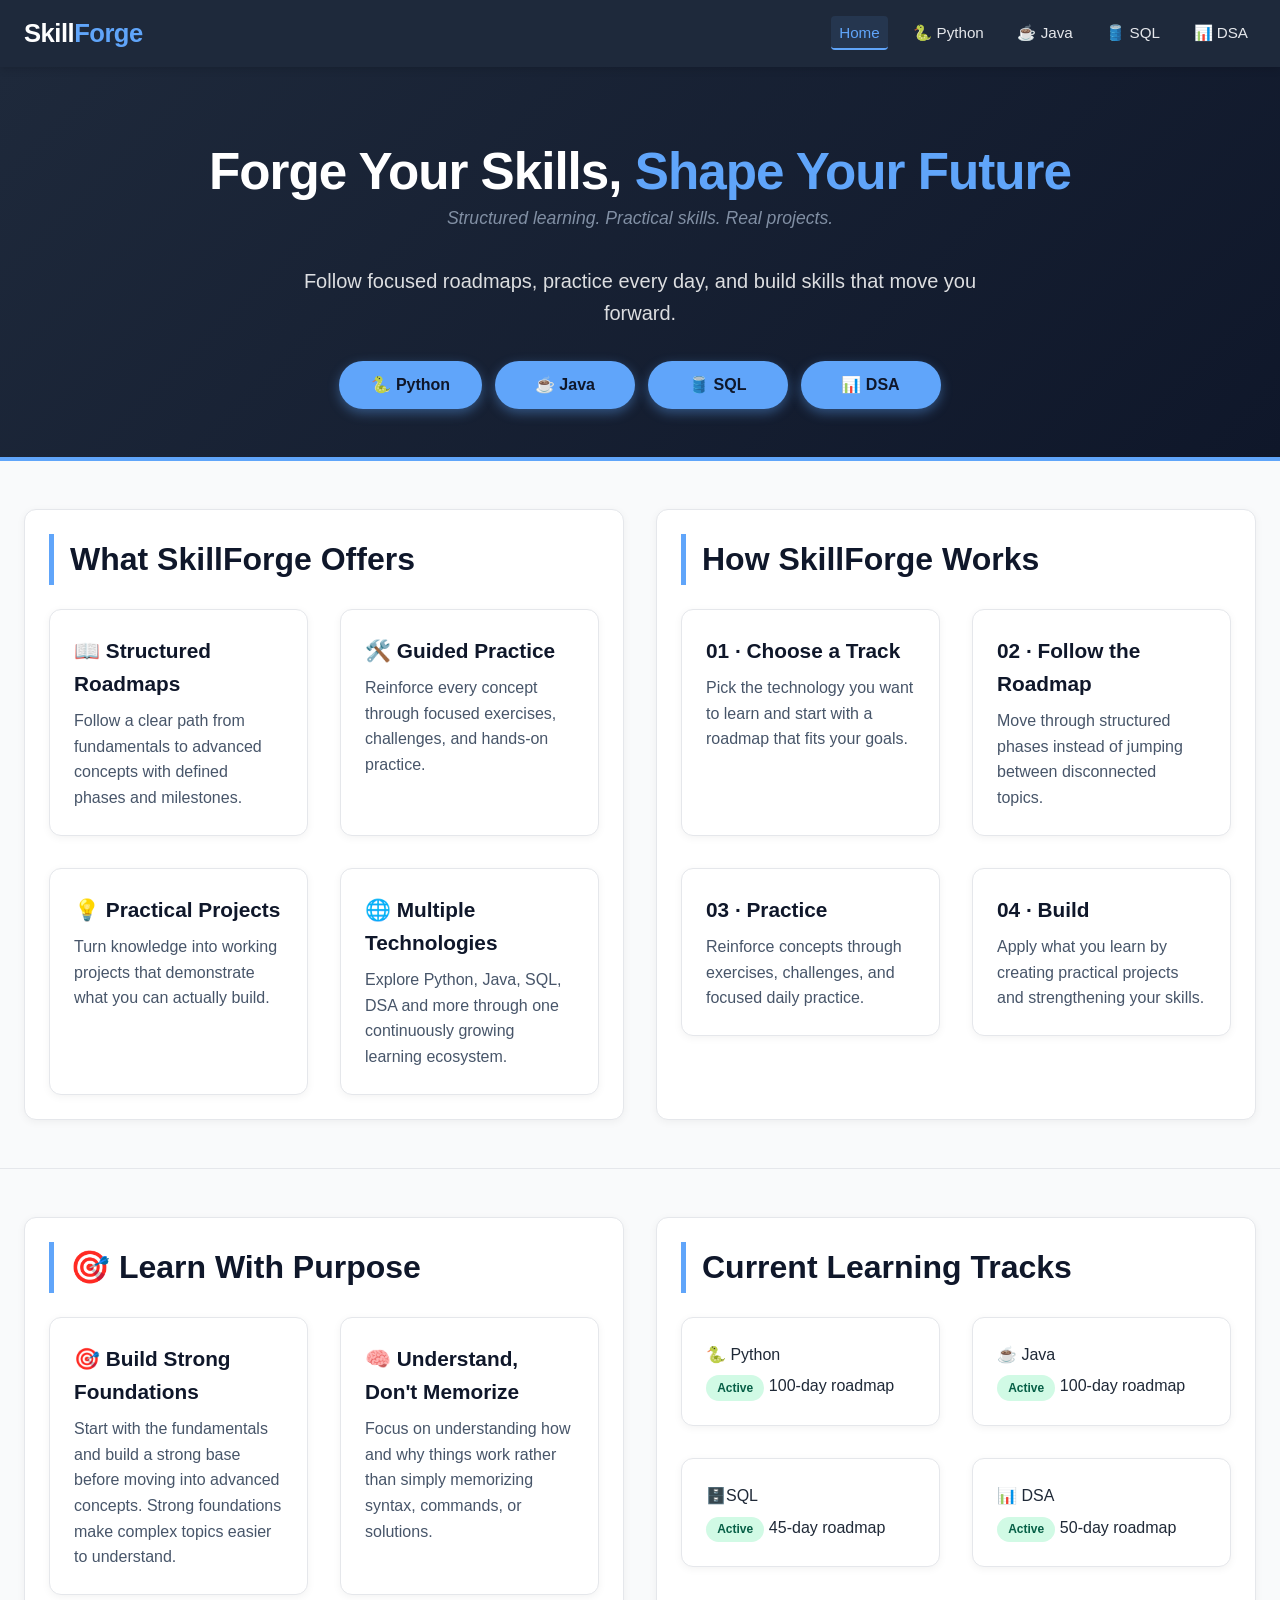
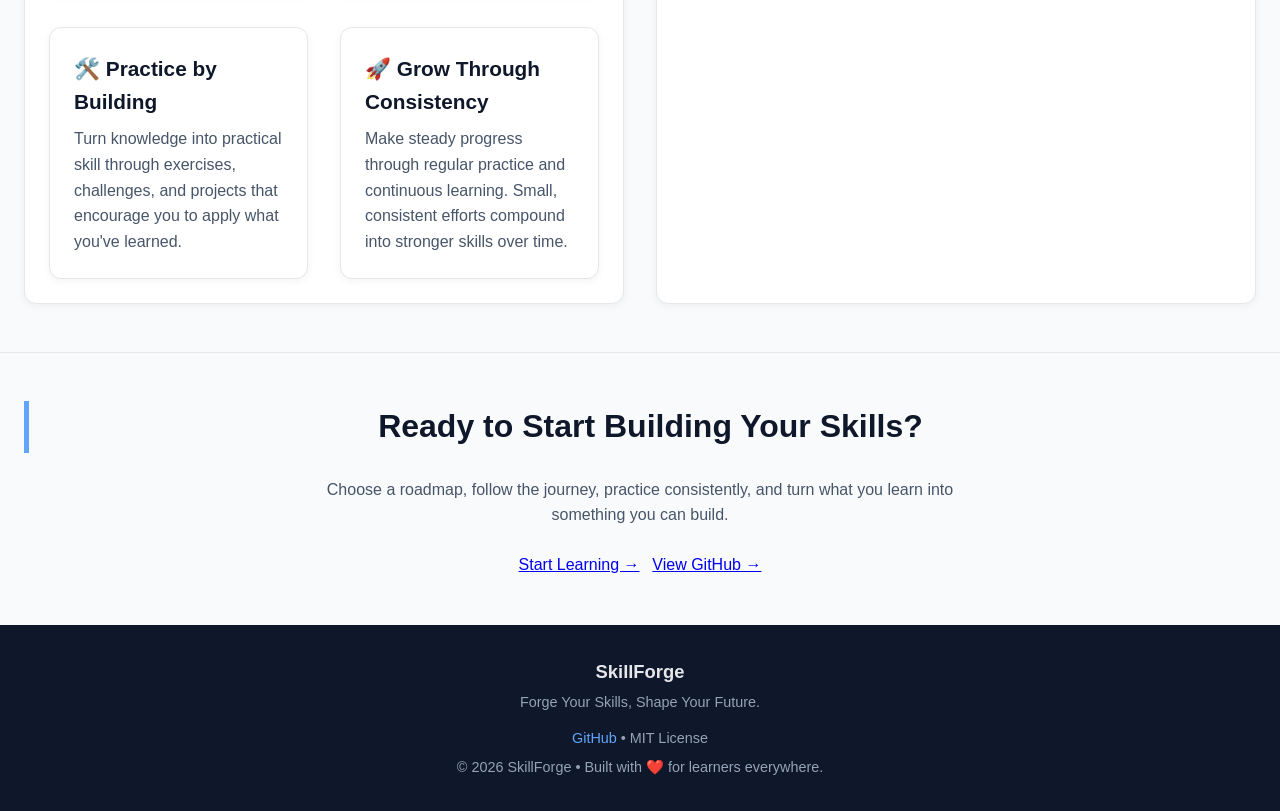
<file: index.html>
<!DOCTYPE html>
<html lang="en">

<head>
    <meta charset="UTF-8"/>
    <meta name="viewport" content="width=device-width, initial-scale=1.0"/>

    <meta name="description"
          content="SkillForge provides structured, phase-based learning roadmaps for Python, Java, SQL, DSA and more."/>

    <meta name="theme-color" content="#0f172a"/>

    <title>SkillForge – Forge Your Skills, Shape Your Future</title>

    <!-- Existing shared CSS – no CSS changes required -->
    <link rel="stylesheet" href="assets/css/style.css"/>
</head>

<body>

<!-- =========================================================
     HEADER
     UPDATED:
     - Cleaner navigation structure.
     - Uses the existing .nav and .nav-links styles.
     - Added Home link for easier navigation.
========================================================= -->

<header>
    <div class="container nav">

        <div class="logo">
            Skill<span>Forge</span>
        </div>

        <nav class="nav-links" aria-label="Primary navigation">
            <a href="/" class="active">Home</a>
            <a href="/python-roadmap/">🐍 Python</a>
            <a href="/java-roadmap/">☕ Java</a>
            <a href="/sql-roadmap/">🛢️ SQL</a>
            <a href="/dsa-roadmap/">📊 DSA</a>
        </nav>

    </div>
</header>


<main>
    <section class="hero">
        <div class="container">
            <h1>
                Forge Your Skills,
                <span>Shape Your Future</span>
            </h1>
            <p class="tagline">
                Structured learning. Practical skills. Real projects.
            </p>
            <p>
                Follow focused roadmaps, practice every day, and build
                skills that move you forward.
            </p>
            <div class="hero-buttons">
                <a href="/python-roadmap/" class="btn">
                    🐍 Python
                </a>
                <a href="/java-roadmap/" class="btn">
                    ☕ Java
                </a>
                <a href="/sql-roadmap/" class="btn">
                    🛢️ SQL
                </a>
                <a href="/dsa-roadmap/" class="btn">
                    📊 DSA
                </a>
            </div>

        </div>
    </section>
    <section>
        <div class="container">
            <div class="grid-2">
                <div class="card">
                    <h2>What SkillForge Offers</h2>
                    <div class="grid-2">
                        <div class="card">
                            <h3>📖 Structured Roadmaps</h3>
                            <p>
                                Follow a clear path from fundamentals to advanced concepts
                                with defined phases and milestones.
                            </p>
                        </div>
                        <div class="card">
                            <h3>🛠️ Guided Practice</h3>
                            <p>
                                Reinforce every concept through focused exercises,
                                challenges, and hands-on practice.
                            </p>
                        </div>
                        <div class="card">
                            <h3>💡 Practical Projects</h3>
                            <p>
                                Turn knowledge into working projects that demonstrate
                                what you can actually build.
                            </p>
                        </div>
                        <div class="card">
                            <h3>🌐 Multiple Technologies</h3>
                            <p>
                                Explore Python, Java, SQL, DSA and more through one
                                continuously growing learning ecosystem.
                            </p>
                        </div>
                    </div>

                </div>

                <div class="card">

                    <h2>How SkillForge Works</h2>

                    <div class="grid-2">

                        <div class="card">
                            <h3>01 · Choose a Track</h3>
                            <p>
                                Pick the technology you want to learn and
                                start with a roadmap that fits your goals.
                            </p>
                        </div>

                        <div class="card">
                            <h3>02 · Follow the Roadmap</h3>
                            <p>
                                Move through structured phases instead of
                                jumping between disconnected topics.
                            </p>
                        </div>

                        <div class="card">
                            <h3>03 · Practice</h3>
                            <p>
                                Reinforce concepts through exercises,
                                challenges, and focused daily practice.
                            </p>
                        </div>

                        <div class="card">
                            <h3>04 · Build</h3>
                            <p>
                                Apply what you learn by creating practical
                                projects and strengthening your skills.
                            </p>
                        </div>

                    </div>

                </div>
            </div>
        </div>
    </section>
    <section>
        <div class="container">
            <div class="grid-2">
                <div class="card">
                    <h2>🎯 Learn With Purpose</h2>
                    <div class="grid-2">
                        <div class="card">
                            <h3>🎯 Build Strong Foundations</h3>
                            <p>
                                Start with the fundamentals and build a strong base
                                before moving into advanced concepts. Strong foundations
                                make complex topics easier to understand.
                            </p>
                        </div>
                        <div class="card">
                            <h3>🧠 Understand, Don't Memorize</h3>
                            <p>
                                Focus on understanding how and why things work rather
                                than simply memorizing syntax, commands, or solutions.
                            </p>
                        </div>
                        <div class="card">
                            <h3>🛠️ Practice by Building</h3>
                            <p>
                                Turn knowledge into practical skill through exercises,
                                challenges, and projects that encourage you to apply
                                what you've learned.
                            </p>
                        </div>
                        <div class="card">
                            <h3>🚀 Grow Through Consistency</h3>
                            <p>
                                Make steady progress through regular practice and
                                continuous learning. Small, consistent efforts compound
                                into stronger skills over time.
                            </p>
                        </div>
                    </div>
                </div>
                <div class="card">
                    <h2>Current Learning Tracks</h2>
                    <div class="grid-2">
                        <div class="card">
                            <a href="/python-roadmap/" style="text-decoration:none; color:inherit;">
                                <div class="icon">🐍 Python</div>
                                <div class="status">
                                    <span class="badge active">Active</span>
                                    100-day roadmap
                                </div>
                            </a>
                        </div>
                        <div class="card">
                            <a href="/java-roadmap/"
                               style="text-decoration:none; color:inherit;">
                                <div class="icon">☕ Java</div>
                                <div class="status">
                                    <span class="badge active">Active</span>
                                    100-day roadmap
                                </div>
                            </a>
                        </div>
                        <div class="card">
                            <a href="/sql-roadmap/" style="text-decoration:none; color:inherit;">
                                <div class="icon">🗄️SQL</div>
                                <div class="status">
                                    <span class="badge active">Active</span>
                                    45-day roadmap
                                </div>
                            </a>
                        </div>
                        <div class="card">
                            <a href="/dsa-roadmap/" style="text-decoration:none; color:inherit;">
                                <div class="icon">📊 DSA </div>
                                <div class="status">
                                    <span class="badge active">Active</span>
                                    50-day roadmap
                                </div>
                            </a>
                        </div>
                    </div>
                </div>
            </div>
        </div>
    </section>
    <section>

        <div class="container" style="text-align:center;">

            <h2>Ready to Start Building Your Skills?</h2>

            <p style="
                max-width:700px;
                margin:0 auto 1.5rem;
                color:#475569;
            ">
                Choose a roadmap, follow the journey, practice consistently,
                and turn what you learn into something you can build.
            </p>

            <div class="hero-buttons">

                <a href="/python-roadmap/" class="btn">
                    Start Learning →
                </a>

                <a
                        href="https://github.com/manojsatna31/skill-forge-learning"
                        target="_blank"
                        rel="noopener noreferrer"
                        class="btn">
                    View GitHub →
                </a>

            </div>

        </div>

    </section>

</main>
<footer>
    <div class="container">
        <p style="
            font-size:1.15rem;
            font-weight:600;
            color:#e5e7eb;
        ">
            SkillForge
        </p>
        <p style="
            margin-top:0.25rem;
            color:#94a3b8;
        ">
            Forge Your Skills, Shape Your Future.
        </p>
        <p style="margin-top:0.8rem;">
            <a
                    href="https://github.com/manojsatna31/skill-forge-learning"
                    target="_blank"
                    rel="noopener noreferrer">
                GitHub
            </a>
            &bull;
            <span>
                MIT License
            </span>
        </p>
        <p style="margin-top:0.4rem;">
            &copy; 2026 SkillForge &bull; Built with ❤️ for learners everywhere.
        </p>
    </div>
</footer>

</body>

</html>
</file>
<file: assets/css/style.css>
/*
  Landing page styles
  Used by: index.html and the homepage sections.
*/

/* --- Global reset and base styles --- */
* {
    margin: 0;
    padding: 0;
    box-sizing: border-box;
}

body {
    font-family: 'Segoe UI', Tahoma, Geneva, Verdana, sans-serif;
    background: #f9fafb;
    color: #1f2937;
    line-height: 1.6;
}

.container {
    max-width: 1800px;
    margin: 0 auto;
    padding: 0 1.5rem;
}

/* --- Header and navigation --- */
header {
    background: #1e293b;
    color: #fff;
    padding: 0.8rem 0;
    position: sticky;
    top: 0;
    z-index: 100;
    box-shadow: 0 2px 8px rgba(0, 0, 0, 0.15);
}

.nav {
    display: flex;
    justify-content: space-between;
    align-items: center;
    flex-wrap: wrap;
    gap: 0.5rem;
}

.nav .logo {
    font-size: 1.6rem;
    font-weight: 700;
    letter-spacing: -0.5px;
}

.nav .logo span {
    color: #60a5fa;
}

.nav-links {
    display: flex;
    align-items: center;
    gap: 0.3rem;
    flex-wrap: wrap;
}

.nav-links a {
    color: #e5e7eb;
    text-decoration: none;
    margin-left: 0.8rem;
    font-weight: 500;
    font-size: 0.95rem;
    transition: color 0.2s ease;
    padding: 0.3rem 0.5rem;
    border-radius: 4px;
}

.nav-links a:hover,
.nav-links a.active {
    color: #60a5fa;
    background: rgba(96, 165, 250, 0.1);
}

.nav-links a.active {
    border-bottom: 2px solid #60a5fa;
    padding-bottom: 0.2rem;
}

/* --- Hero section --- */
.hero {
    background: linear-gradient(135deg, #1e293b 0%, #0f172a 100%);
    color: #fff;
    padding: 4rem 0 3rem;
    text-align: center;
    border-bottom: 4px solid #60a5fa;
}

.hero h1 {
    font-size: 3.2rem;
    font-weight: 800;
    letter-spacing: -1px;
}

.hero h1 span {
    color: #60a5fa;
}

.hero p {
    font-size: 1.25rem;
    max-width: 700px;
    margin: 1rem auto 2rem;
    opacity: 0.85;
}

.hero .tagline {
    font-size: 1.1rem;
    font-weight: 300;
    font-style: italic;
    color: #94a3b8;
    margin-top: -0.5rem;
}

.hero-buttons {
    display: flex;
    flex-wrap: wrap;
    justify-content: center;
    gap: 0.8rem;
    margin-top: 1rem;
}

.hero .btn {
    display: inline-block;
    background: #60a5fa;
    color: #0f172a;
    padding: 0.7rem 2rem;
    border-radius: 40px;
    font-weight: 700;
    font-size: 1rem;
    text-decoration: none;
    transition: all 0.3s ease;
    box-shadow: 0 4px 12px rgba(96, 165, 250, 0.4);
    min-width: 140px;
}

.hero .btn:hover {
    background: #93bbfc;
    transform: translateY(-3px);
    box-shadow: 0 8px 20px rgba(96, 165, 250, 0.5);
}

/* --- Content sections and cards --- */
section {
    padding: 3rem 0;
    border-bottom: 1px solid #e5e7eb;
}

section:last-of-type {
    border-bottom: none;
}

h2 {
    font-size: 2rem;
    margin-bottom: 1.5rem;
    color: #0f172a;
    border-left: 5px solid #60a5fa;
    padding-left: 1rem;
}

.grid-2 {
    display: grid;
    grid-template-columns: 1fr 1fr;
    gap: 2rem;
}
.grid-3 {
    display: grid;
    grid-template-columns: repeat(3, minmax(0, 1fr));
    gap: 2rem;
}

.highlight-card {
    position: relative;
    background: #ffffff;
    border: 1px solid #e5e7eb;
    border-radius: 16px;
    padding: 1.8rem;
    box-shadow: 0 4px 12px rgba(15, 23, 42, 0.05);
    transition: transform 0.25s ease, box-shadow 0.25s ease,
    border-color 0.25s ease;
    overflow: hidden;
}

.highlight-card::before {
    content: "";
    position: absolute;
    top: 0;
    left: 0;
    right: 0;
    height: 4px;
    background: #60a5fa;
}

.highlight-card:hover {
    transform: translateY(-6px);
    box-shadow: 0 14px 30px rgba(15, 23, 42, 0.10);
    border-color: #bfdbfe;
}

.highlight-icon {
    font-size: 2.2rem;
    margin-bottom: 0.8rem;
}

.highlight-card h3 {
    font-size: 1.35rem;
    color: #0f172a;
    margin-bottom: 0.6rem;
}

.highlight-card > p {
    color: #475569;
    font-size: 0.95rem;
    margin-bottom: 1rem;
}

.highlight-link {
    display: inline-block;
    margin-top: 0.6rem;
    color: #2563eb;
    font-weight: 700;
    text-decoration: none;
}

.highlight-link:hover {
    color: #1d4ed8;
}
/* Repository tree inside highlight card */
.mini-structure {
    background: #f8fafc;
    border: 1px solid #e2e8f0;
    border-radius: 10px;
    padding: 0.9rem;
    margin-top: 1rem;
    font-family: 'Courier New', monospace;
    font-size: 0.78rem;
    line-height: 1.7;
    color: #475569;
    overflow-x: auto;
}

/* Roadmap status items */
.roadmap-items {
    display: flex;
    flex-wrap: wrap;
    gap: 0.5rem;
    margin-top: 1rem;
}

.roadmap-pill {
    background: #f1f5f9;
    color: #334155;
    padding: 0.35rem 0.7rem;
    border-radius: 999px;
    font-size: 0.78rem;
    font-weight: 600;
}

.roadmap-pill.active {
    background: #d1fae5;
    color: #065f46;
}

.roadmap-pill.future {
    background: #fef3c7;
    color: #92400e;
}

/* Open source information */
.opensource-box {
    background: #f8fafc;
    border-radius: 10px;
    padding: 1rem;
    margin-top: 1rem;
}

.opensource-box strong {
    color: #0f172a;
}

.opensource-box p {
    color: #475569;
    font-size: 0.9rem;
    margin-top: 0.3rem;
}

.grid-4 {
    display: grid;
    grid-template-columns: repeat(4, minmax(0, 1fr));
    gap: 2rem;
    width: 100%;
}

.grid-4 .card {
    min-width: 0;
}

.card {
    background: #fff;
    padding: 1.5rem;
    border-radius: 12px;
    box-shadow: 0 2px 8px rgba(0, 0, 0, 0.05);
    border: 1px solid #e5e7eb;
    transition: box-shadow 0.3s ease;
}

.card:hover {
    box-shadow: 0 8px 24px rgba(0, 0, 0, 0.08);
}

.card h3 {
    font-size: 1.3rem;
    margin-bottom: 0.5rem;
    color: #0f172a;
}

.card p {
    color: #475569;
}

/* --- Badges and track listing --- */
.badge {
    display: inline-block;
    background: #dbeafe;
    color: #1e40af;
    font-size: 0.75rem;
    font-weight: 700;
    padding: 0.2rem 0.7rem;
    border-radius: 20px;
    margin-top: 0.5rem;
}

.badge.active {
    background: #d1fae5;
    color: #065f46;
}

.badge.coming {
    background: #fef3c7;
    color: #92400e;
}

.track-list {
    display: grid;
    grid-template-columns: repeat(auto-fill, minmax(200px, 1fr));
    gap: 1.5rem;
    margin-top: 1rem;
}

.track-item {
    background: #fff;
    padding: 1.2rem;
    border-radius: 10px;
    border: 1px solid #e5e7eb;
    text-align: center;
    transition: all 0.2s ease;
    cursor: pointer;
}

.track-item:hover {
    border-color: #60a5fa;
    box-shadow: 0 4px 12px rgba(0, 0, 0, 0.05);
}

.track-item .icon {
    font-size: 2.5rem;
    margin-bottom: 0.3rem;
}

.track-item .name {
    font-weight: 600;
}

.track-item .status {
    font-size: 0.8rem;
    color: #64748b;
    margin-top: 0.2rem;
}

/* --- Repository structure block --- */
.code-structure {
    background: #1e293b;
    color: #e5e7eb;
    padding: 1.5rem;
    border-radius: 10px;
    font-family: 'Courier New', monospace;
    font-size: 0.9rem;
    overflow-x: auto;
    white-space: pre;
    line-height: 1.8;
    margin: 1rem 0;
}

.code-structure .highlight {
    color: #60a5fa;
}

/* --- Footer --- */
footer {
    background: #0f172a;
    color: #94a3b8;
    padding: 2rem 0;
    text-align: center;
    font-size: 0.9rem;
}

footer a {
    color: #60a5fa;
    text-decoration: none;
}

/* --- Responsive layout (Mobile + Tablet) --- */

/* Small tablets and large phones */
@media (max-width: 850px) {
    .grid-2 {
        grid-template-columns: 1fr 1fr;
        gap: 1.5rem;
    }

    .hero h1 {
        font-size: 2.8rem;
    }
}

/* Mobile phones */
@media (max-width: 700px) {
    .container {
        padding: 0 1rem;
    }

    /* Header - wrap navigation */
    .nav {
        flex-direction: column;
        align-items: stretch;
        gap: 0.4rem;
    }

    .nav .logo {
        text-align: center;
        font-size: 1.4rem;
    }

    .nav-links {
        justify-content: center;
        flex-wrap: wrap;
        gap: 0.2rem;
    }

    .nav-links a {
        margin-left: 0;
        padding: 0.3rem 0.6rem;
        font-size: 0.85rem;
    }

    /* Hero */
    .hero {
        padding: 2.5rem 0 2rem;
    }

    .hero h1 {
        font-size: 2.2rem;
        letter-spacing: -0.5px;
    }

    .hero p {
        font-size: 1rem;
        margin: 0.8rem auto 1.5rem;
    }

    .hero .tagline {
        font-size: 0.95rem;
    }

    .hero-buttons {
        flex-direction: column;
        align-items: center;
        gap: 0.6rem;
    }

    .hero .btn {
        padding: 0.6rem 1.5rem;
        font-size: 0.95rem;
        min-width: 120px;
        width: 100%;
        max-width: 280px;
        text-align: center;
    }

    /* Section heading */
    h2 {
        font-size: 1.6rem;
        padding-left: 0.8rem;
    }

    /* Grids */
    .grid-2 {
        grid-template-columns: 1fr;
        gap: 1.2rem;
    }

    .card {
        padding: 1.2rem;
    }

    .card h3 {
        font-size: 1.1rem;
    }

    /* Tracks */
    .track-list {
        grid-template-columns: repeat(2, 1fr);
        gap: 0.8rem;
    }

    .track-item {
        padding: 1rem;
    }

    .track-item .icon {
        font-size: 2rem;
    }

    /* Code structure */
    .code-structure {
        font-size: 0.8rem;
        padding: 1rem;
        white-space: pre-wrap;
        word-break: break-word;
    }

    /* Footer */
    footer {
        padding: 1.5rem 0;
        font-size: 0.8rem;
    }
}

/* Extra small phones */
@media (max-width: 420px) {
    .nav-links a {
        font-size: 0.75rem;
        padding: 0.2rem 0.4rem;
    }

    .hero h1 {
        font-size: 1.8rem;
    }

    .track-list {
        grid-template-columns: 1fr;
    }

    .hero .btn {
        font-size: 0.85rem;
        padding: 0.5rem 1.2rem;
        max-width: 220px;
    }
}
</file>
